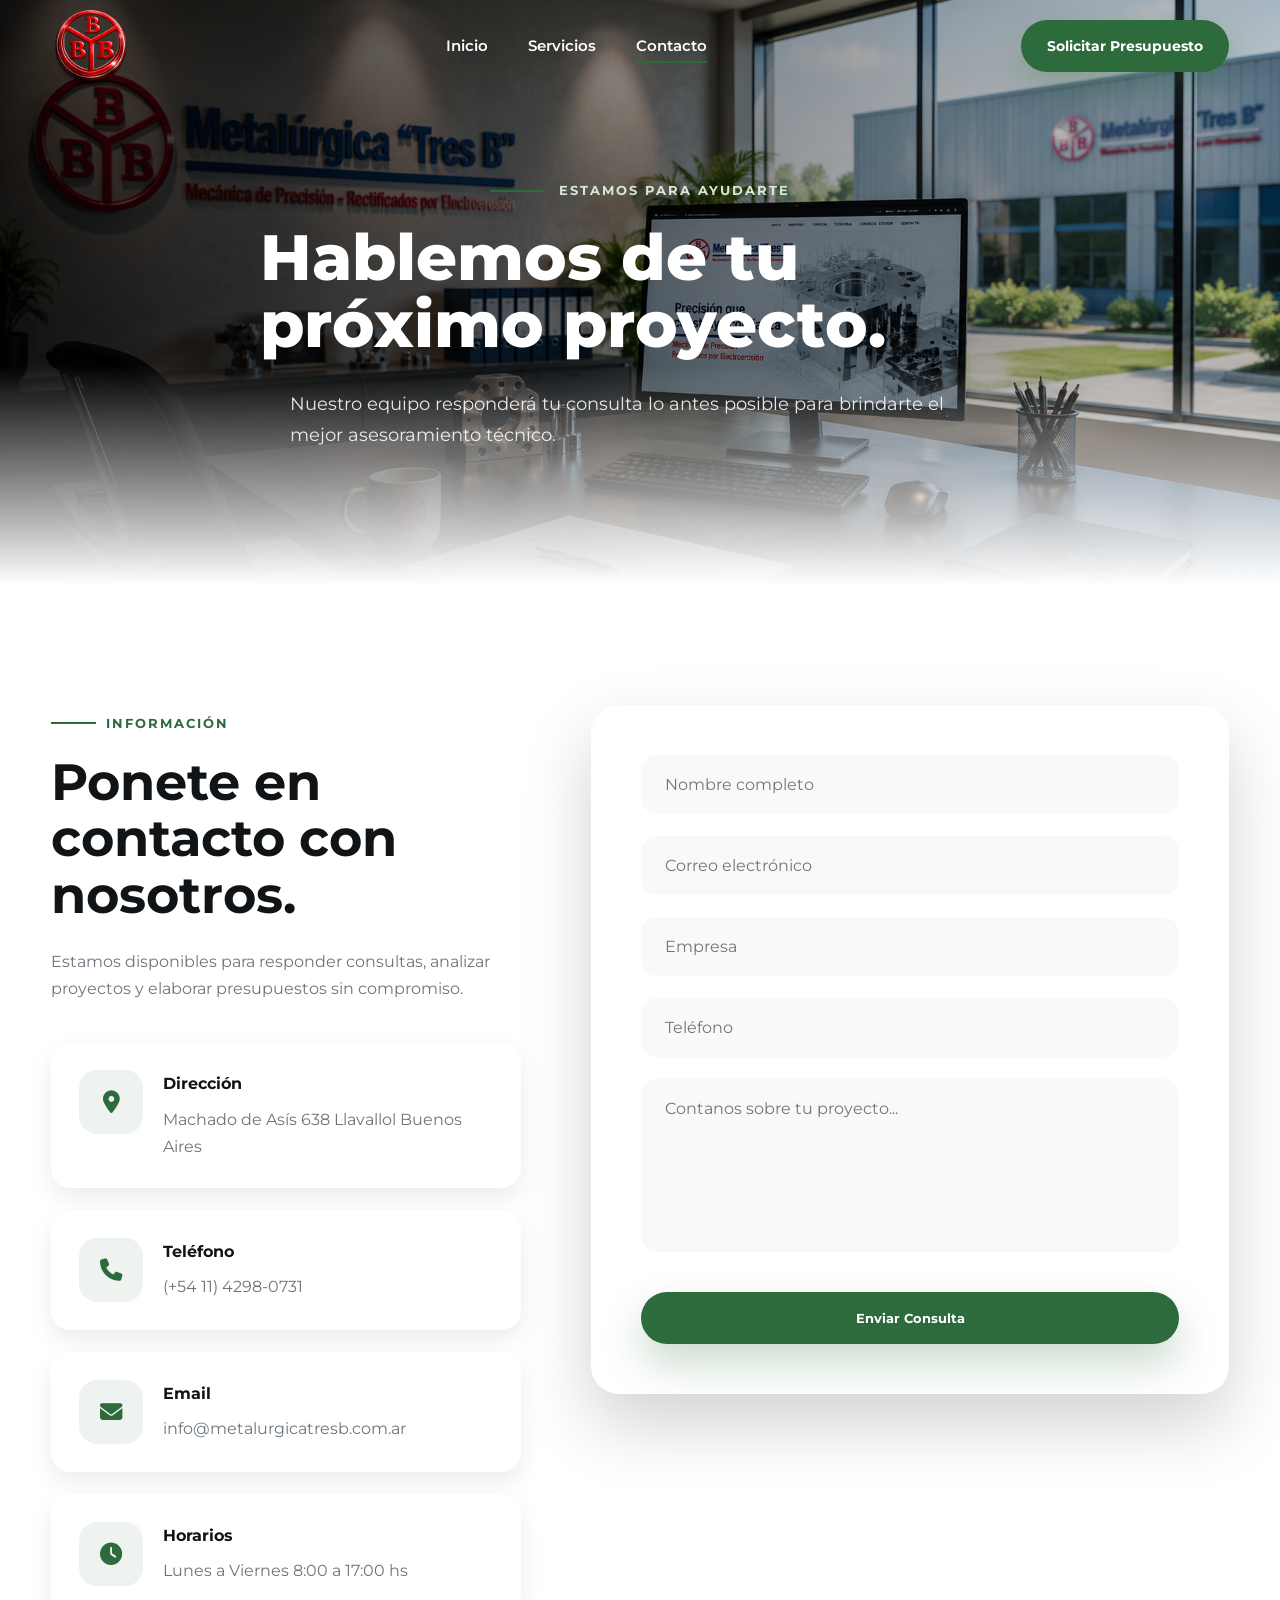
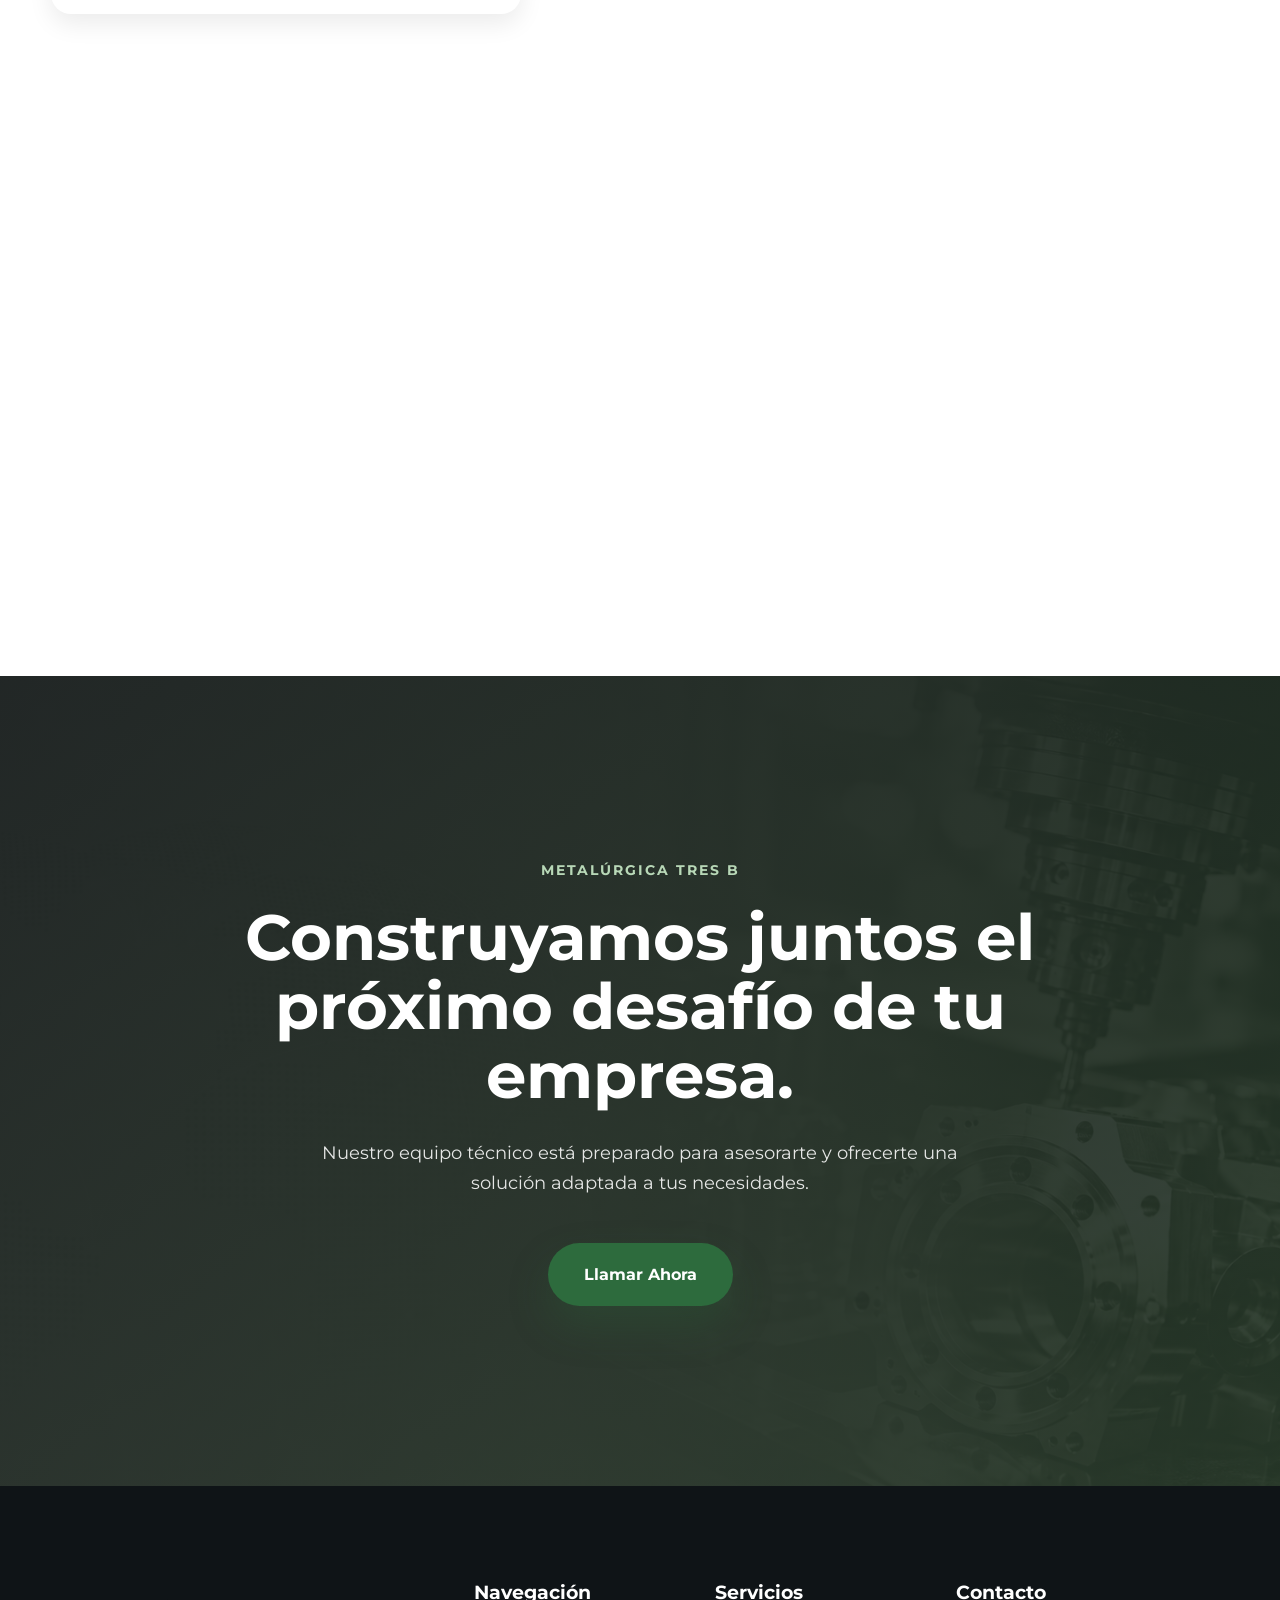
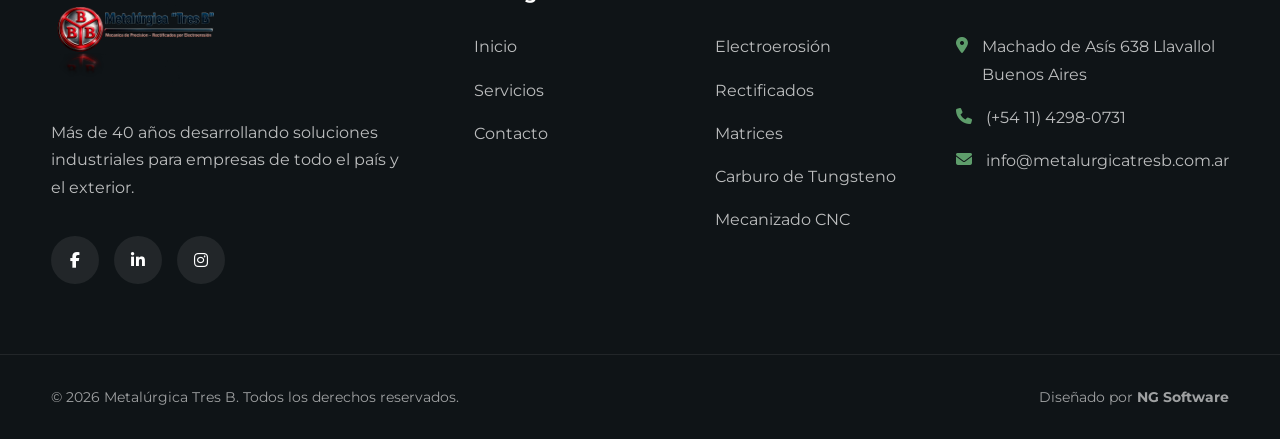
<file: contacto.html>
<!DOCTYPE html>
<html lang="es">

<head>

    <meta charset="UTF-8">

    <meta name="viewport"
        content="width=device-width, initial-scale=1.0">

    <title>

        Contacto | Metalúrgica Tres B

    </title>

    <meta name="description"
        content="Contacte a Metalúrgica Tres B para solicitar presupuestos, consultas técnicas o proyectos industriales.">

    <link rel="preconnect"
        href="https://fonts.googleapis.com">

    <link rel="preconnect"
        href="https://fonts.gstatic.com"
        crossorigin>

    <link href="https://fonts.googleapis.com/css2?family=Montserrat:wght@300;400;500;600;700;800&display=swap"
        rel="stylesheet">

    <link rel="stylesheet"
        href="https://cdnjs.cloudflare.com/ajax/libs/font-awesome/6.7.2/css/all.min.css">

    <link rel="stylesheet"
        href="https://cdn.jsdelivr.net/npm/aos@2.3.4/dist/aos.css">

    <link rel="stylesheet"
        href="assets/css/style.css">

</head>

<body>

<header id="header">

    <div class="container header-container">

        <a href="index.html"
            class="logo">

            <img src="assets/img/logo2.png"
                alt="Metalúrgica Tres B">

        </a>

        <nav id="nav">

            <ul>

                <li>

                    <a href="index.html">

                        Inicio

                    </a>

                </li>

                <li>

                    <a href="servicios.html">

                        Servicios

                    </a>

                </li>

                <li>

                    <a href="contacto.html"
                        class="active">

                        Contacto

                    </a>

                </li>

            </ul>

        </nav>

        <div class="header-buttons">

            <a href="contacto.html"
                class="btn-header">

                Solicitar Presupuesto

            </a>

            <button id="menuBtn">

                <i class="fa-solid fa-bars"></i>

            </button>

        </div>

    </div>

</header>

<!--==========================
HERO
===========================-->

<section class="hero hero-small">

    <div class="hero-image">

        <img src="assets/img/hero-contacto.png"
            alt="Contacto">

    </div>

    <div class="hero-overlay"></div>

    <div class="container hero-content">

        <span class="hero-subtitle"
            data-aos="fade-up">

            ESTAMOS PARA AYUDARTE

        </span>

        <h1
            data-aos="fade-up"
            data-aos-delay="150">

            Hablemos de
            tu próximo proyecto.

        </h1>

        <p
            data-aos="fade-up"
            data-aos-delay="300">

            Nuestro equipo responderá tu consulta lo antes posible
            para brindarte el mejor asesoramiento técnico.

        </p>

    </div>

</section>

<!--==========================
CONTACTO
===========================-->

<section class="section">

    <div class="container">

        <div class="contact-grid">

            <div class="contact-info"
                data-aos="fade-right">

                <span class="section-mini">

                    INFORMACIÓN

                </span>

                <h2>

                    Ponete en contacto
                    con nosotros.

                </h2>

                <p>

                    Estamos disponibles para responder consultas,
                    analizar proyectos y elaborar presupuestos sin
                    compromiso.

                </p>

                <div class="contact-card">

                    <i class="fa-solid fa-location-dot"></i>

                    <div>

                        <h4>

                            Dirección

                        </h4>

                        <p>

                            Machado de Asís 638
                            Llavallol
                            Buenos Aires

                        </p>

                    </div>

                </div>

                <div class="contact-card">

                    <i class="fa-solid fa-phone"></i>

                    <div>

                        <h4>

                            Teléfono

                        </h4>

                        <p>

                            (+54 11) 4298-0731

                        </p>

                    </div>

                </div>

                <div class="contact-card">

                    <i class="fa-solid fa-envelope"></i>

                    <div>

                        <h4>

                            Email

                        </h4>

                        <p>

                            info@metalurgicatresb.com.ar

                        </p>

                    </div>

                </div>

                <div class="contact-card">

                    <i class="fa-solid fa-clock"></i>

                    <div>

                        <h4>

                            Horarios

                        </h4>

                        <p>

                            Lunes a Viernes
                            8:00 a 17:00 hs

                        </p>

                    </div>

                </div>

            </div>

            <div class="contact-form"
                data-aos="fade-left">

                <form action="#">

                    <div class="input-group">

                        <input
                            type="text"
                            placeholder="Nombre completo"
                            required>

                    </div>

                    <div class="input-group">

                        <input
                            type="email"
                            placeholder="Correo electrónico"
                            required>

                    </div>

                    <div class="input-group">

                        <input
                            type="text"
                            placeholder="Empresa">

                    </div>

                    <div class="input-group">

                        <input
                            type="tel"
                            placeholder="Teléfono">

                    </div>

                    <div class="input-group">

                        <textarea
                            rows="7"
                            placeholder="Contanos sobre tu proyecto..."
                            required></textarea>

                    </div>

                    <button
                        class="btn-primary"
                        type="submit">

                        Enviar Consulta

                    </button>

                </form>

            </div>

        </div>

    </div>

</section>
<!--==========================
MAPA
===========================-->

<section class="map-section">

    <iframe
        src="https://www.google.com/maps?q=Machado%20de%20Asis%20638%20Llavallol&output=embed"
        loading="lazy"
        allowfullscreen>
    </iframe>

</section>

<!--==========================
CTA
===========================-->

<section class="cta">

    <div class="cta-overlay"></div>

    <div class="container">

        <div class="cta-content"
            data-aos="zoom-in">

            <span>

                METALÚRGICA TRES B

            </span>

            <h2>

                Construyamos juntos
                el próximo desafío
                de tu empresa.

            </h2>

            <p>

                Nuestro equipo técnico está preparado para asesorarte
                y ofrecerte una solución adaptada a tus necesidades.

            </p>

            <a href="tel:+541142980731"
                class="btn-primary">

                Llamar Ahora

            </a>

        </div>

    </div>

</section>

<!--==========================
FOOTER
===========================-->

<footer>

    <div class="container footer-grid">

        <div class="footer-about">

            <img src="assets/img/logo.png"
                alt="Metalúrgica Tres B">

            <p>

                Más de 40 años desarrollando
                soluciones industriales
                para empresas de todo el país
                y el exterior.

            </p>

            <div class="footer-social">

                <a href="#">

                    <i class="fab fa-facebook-f"></i>

                </a>

                <a href="#">

                    <i class="fab fa-linkedin-in"></i>

                </a>

                <a href="#">

                    <i class="fab fa-instagram"></i>

                </a>

            </div>

        </div>

        <div>

            <h4>

                Navegación

            </h4>

            <ul>

                <li>

                    <a href="index.html">

                        Inicio

                    </a>

                </li>

                <li>

                    <a href="servicios.html">

                        Servicios

                    </a>

                </li>

                <li>

                    <a href="contacto.html">

                        Contacto

                    </a>

                </li>

            </ul>

        </div>

        <div>

            <h4>

                Servicios

            </h4>

            <ul>

                <li>Electroerosión</li>
                <li>Rectificados</li>
                <li>Matrices</li>
                <li>Carburo de Tungsteno</li>
                <li>Mecanizado CNC</li>

            </ul>

        </div>

        <div>

            <h4>

                Contacto

            </h4>

            <ul class="footer-contact">

                <li>

                    <i class="fa-solid fa-location-dot"></i>

                    Machado de Asís 638
                    Llavallol
                    Buenos Aires

                </li>

                <li>

                    <i class="fa-solid fa-phone"></i>

                    (+54 11) 4298-0731

                </li>

                <li>

                    <i class="fa-solid fa-envelope"></i>

                    info@metalurgicatresb.com.ar

                </li>

            </ul>

        </div>

    </div>

    <div class="footer-bottom">

        <div class="container">

            <p>

                © 2026 Metalúrgica Tres B.
                Todos los derechos reservados.

            </p>

            <p>

                Diseñado por
                <strong>NG Software</strong>

            </p>

        </div>

    </div>

</footer>

<a href="#"
class="whatsapp">

<i class="fab fa-whatsapp"></i>

</a>

<script src="https://cdn.jsdelivr.net/npm/aos@2.3.4/dist/aos.js"></script>

<script src="assets/js/app.js"></script>

</body>

</html>
</file>
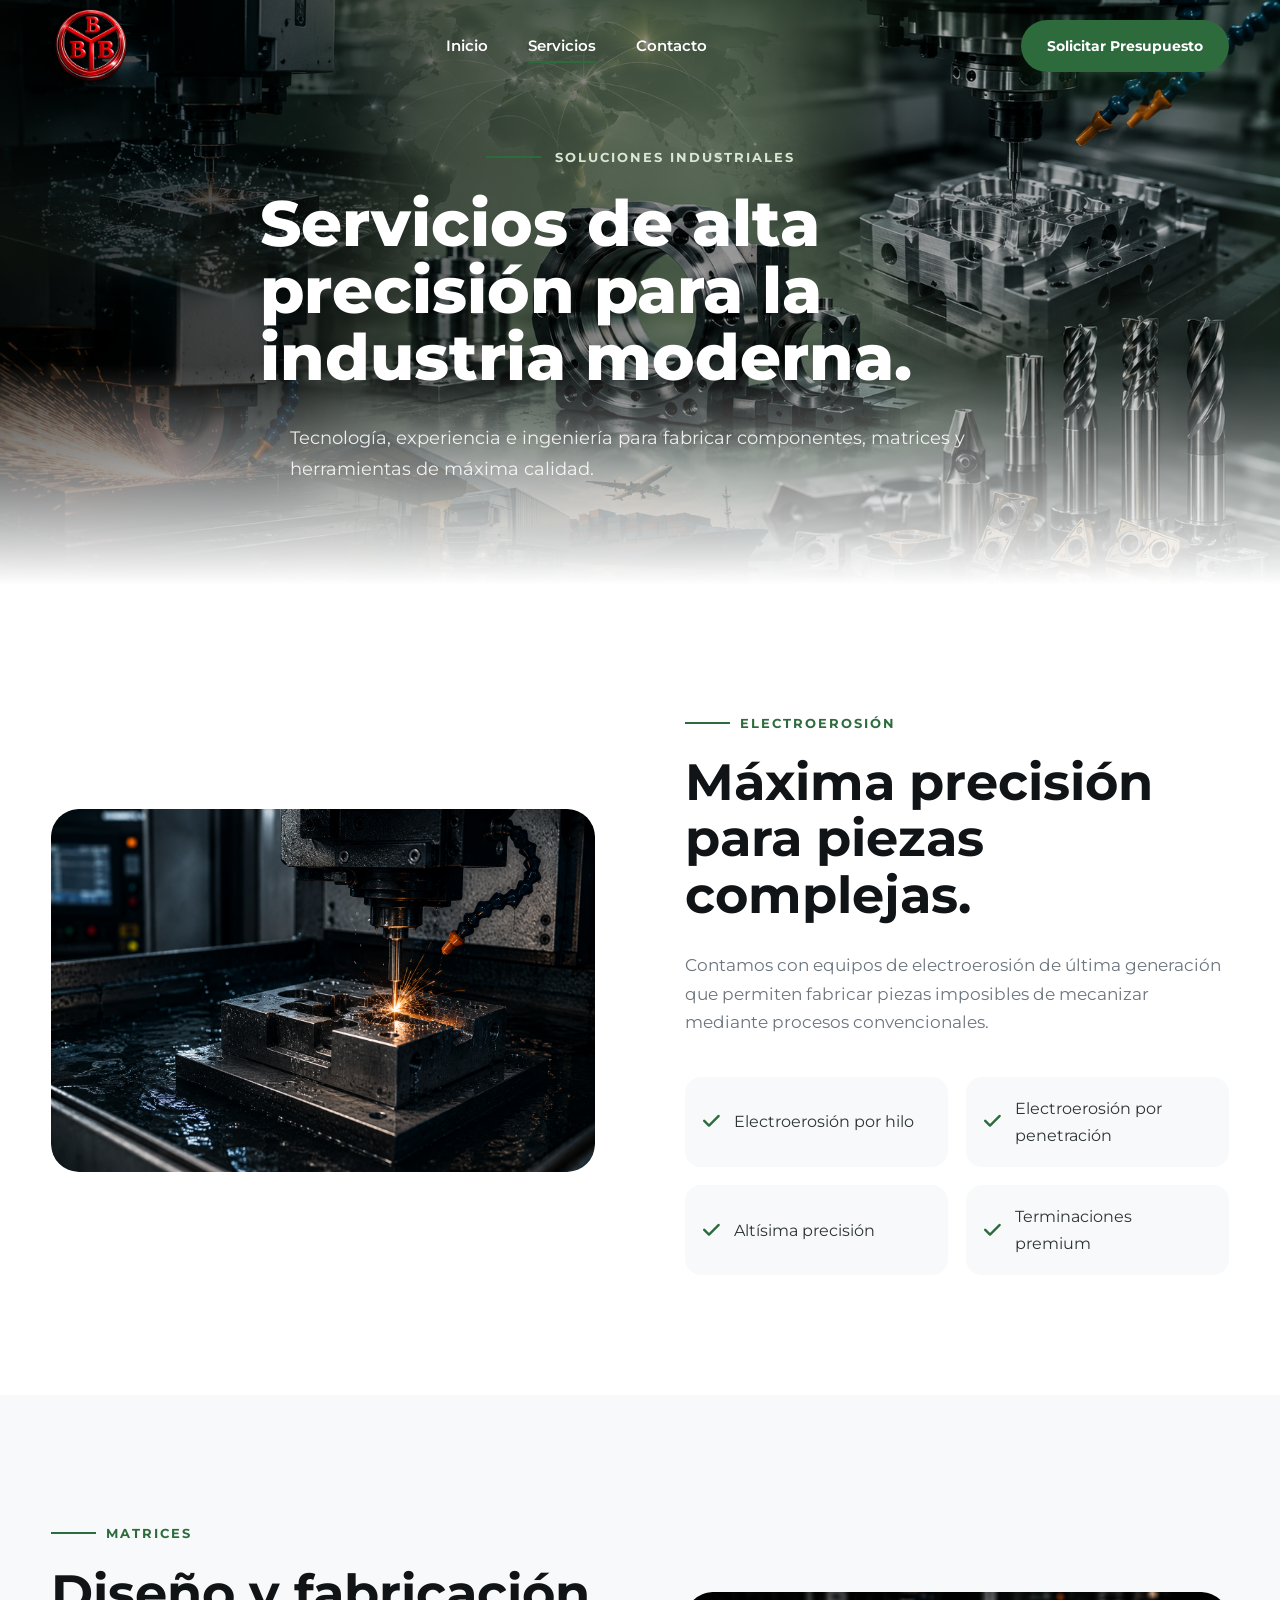
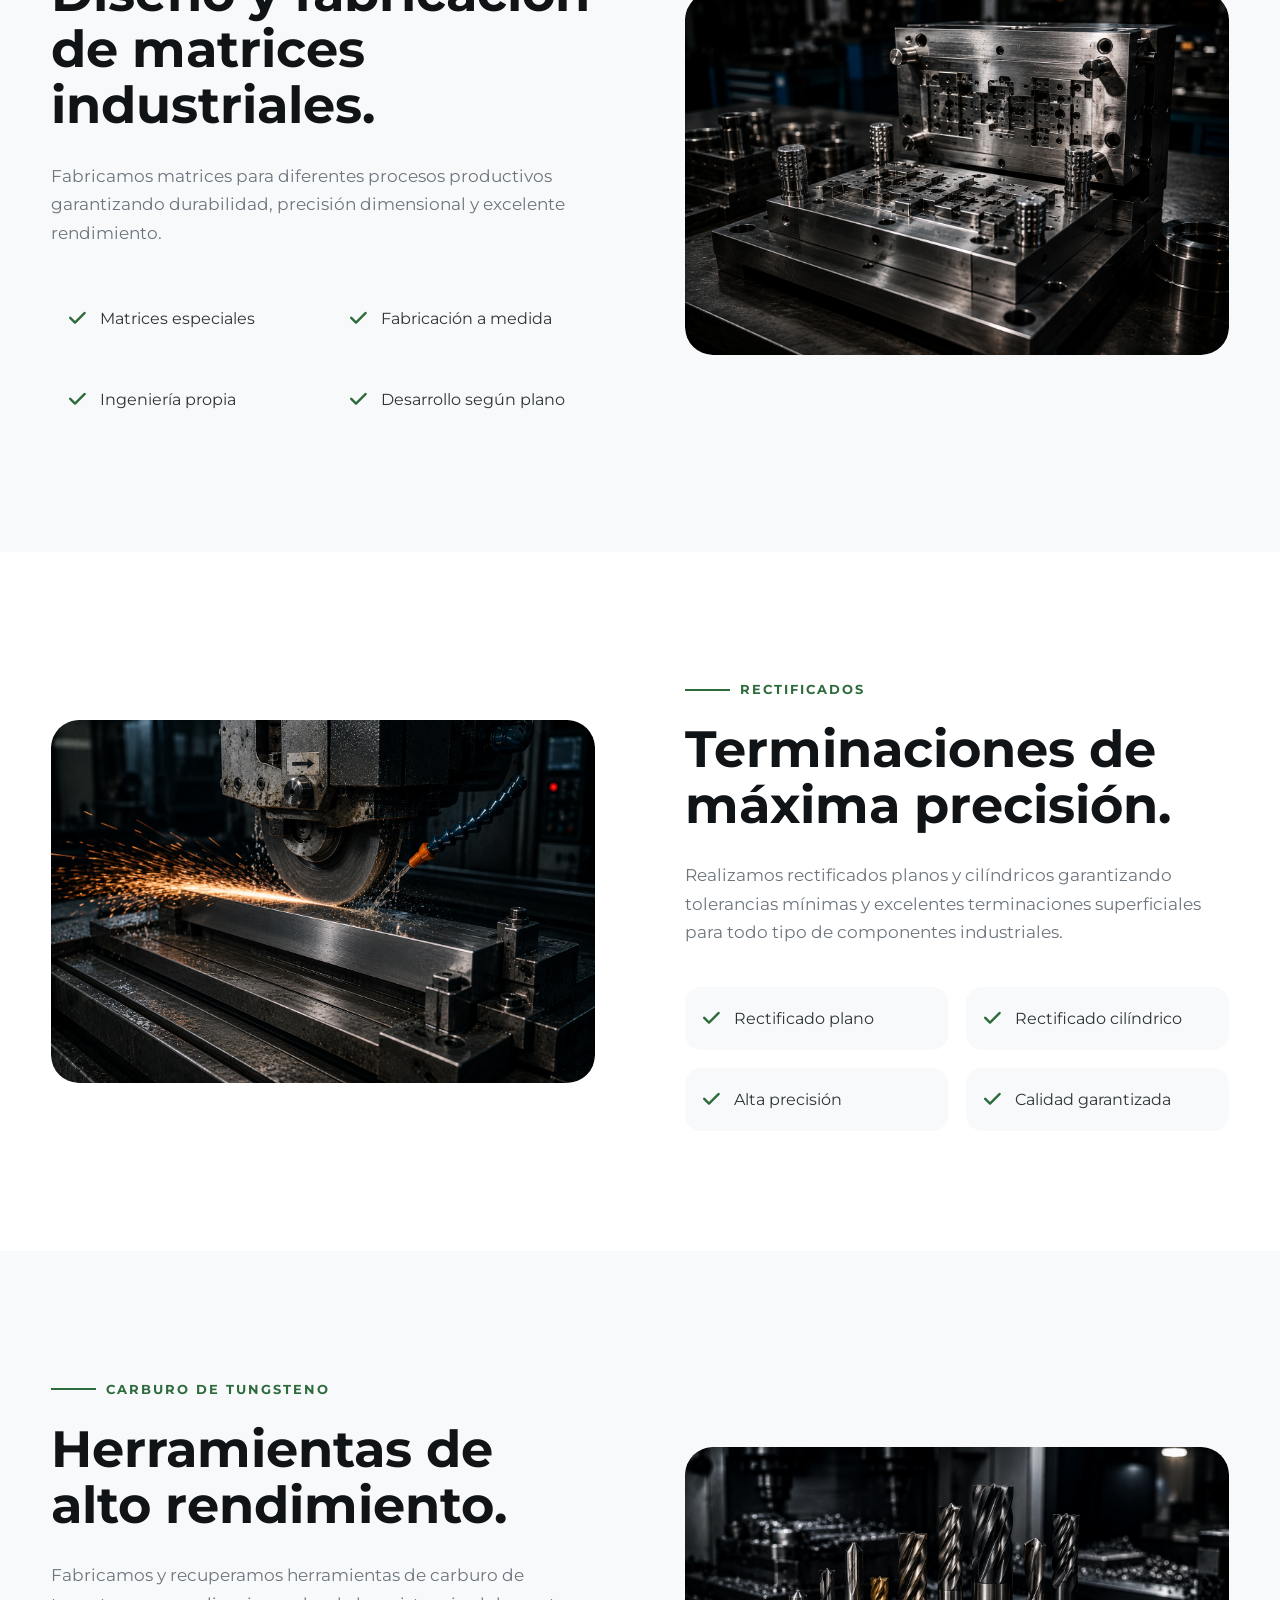
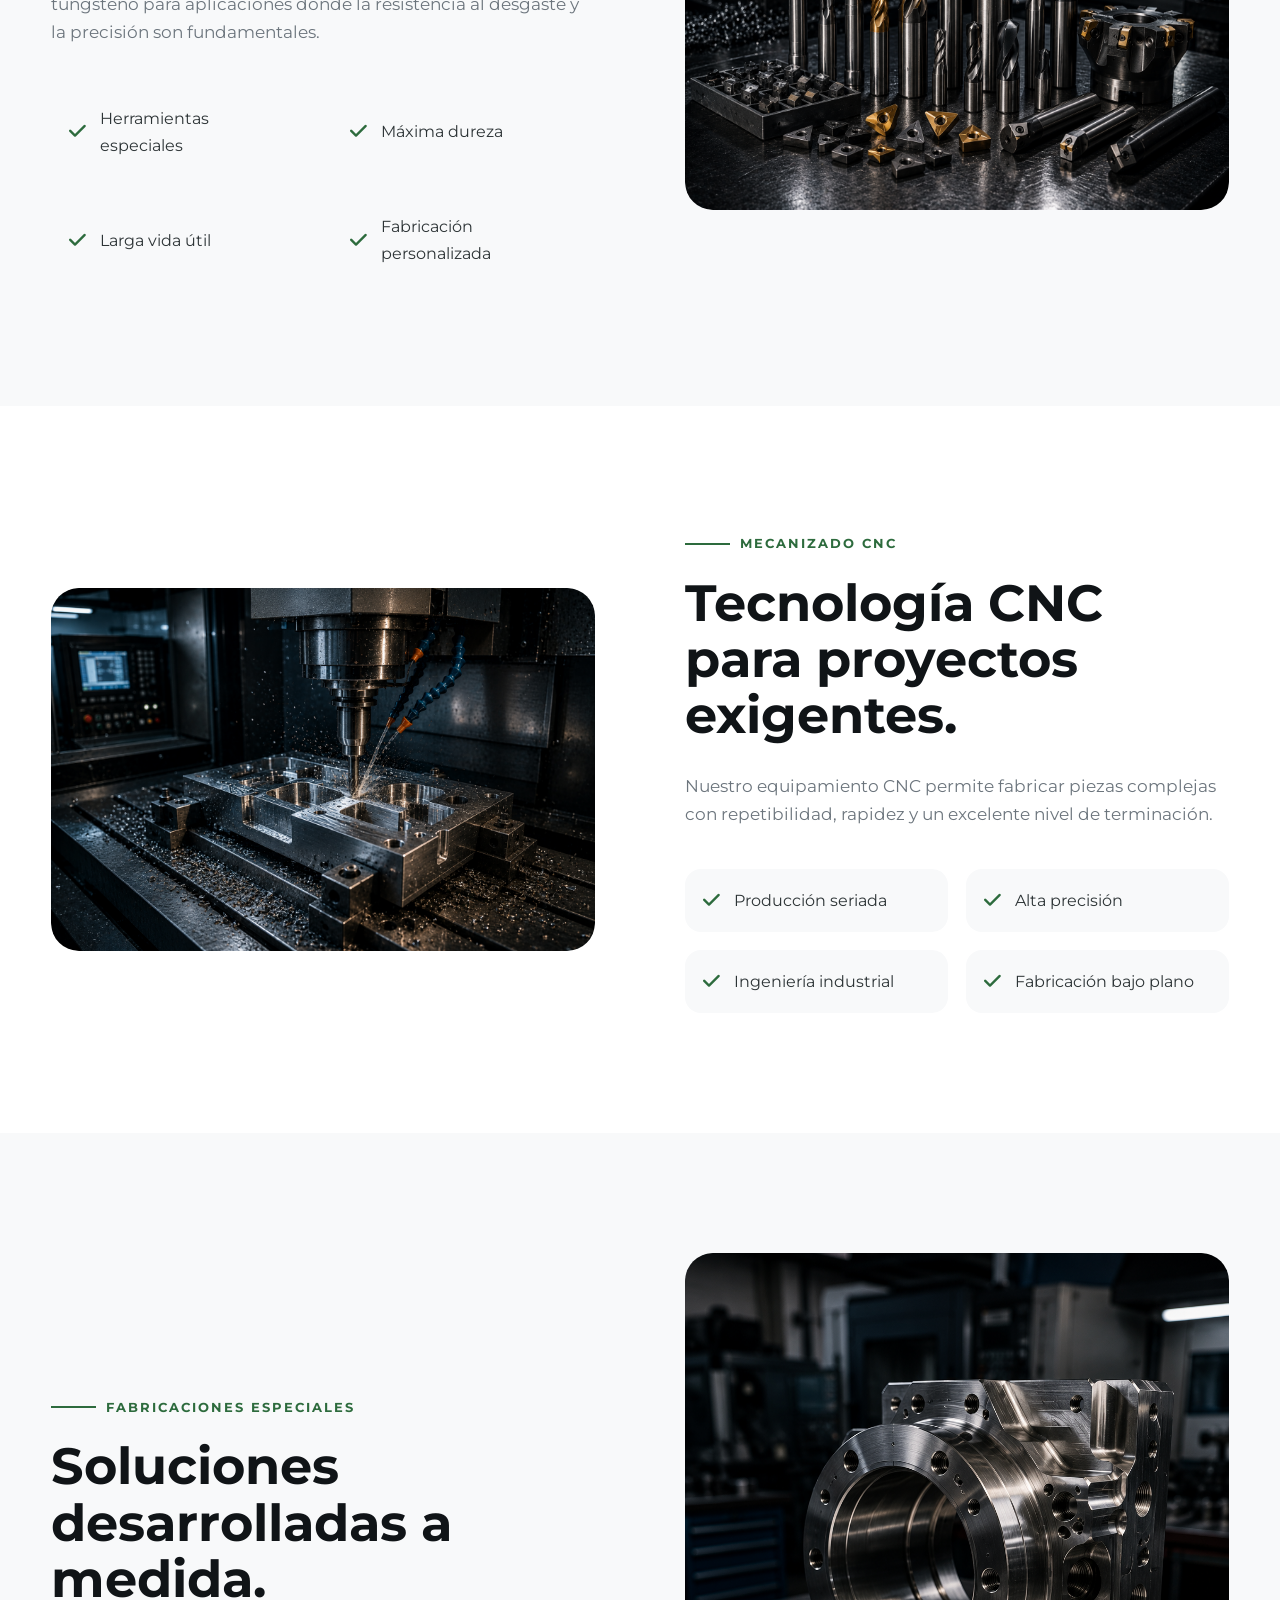
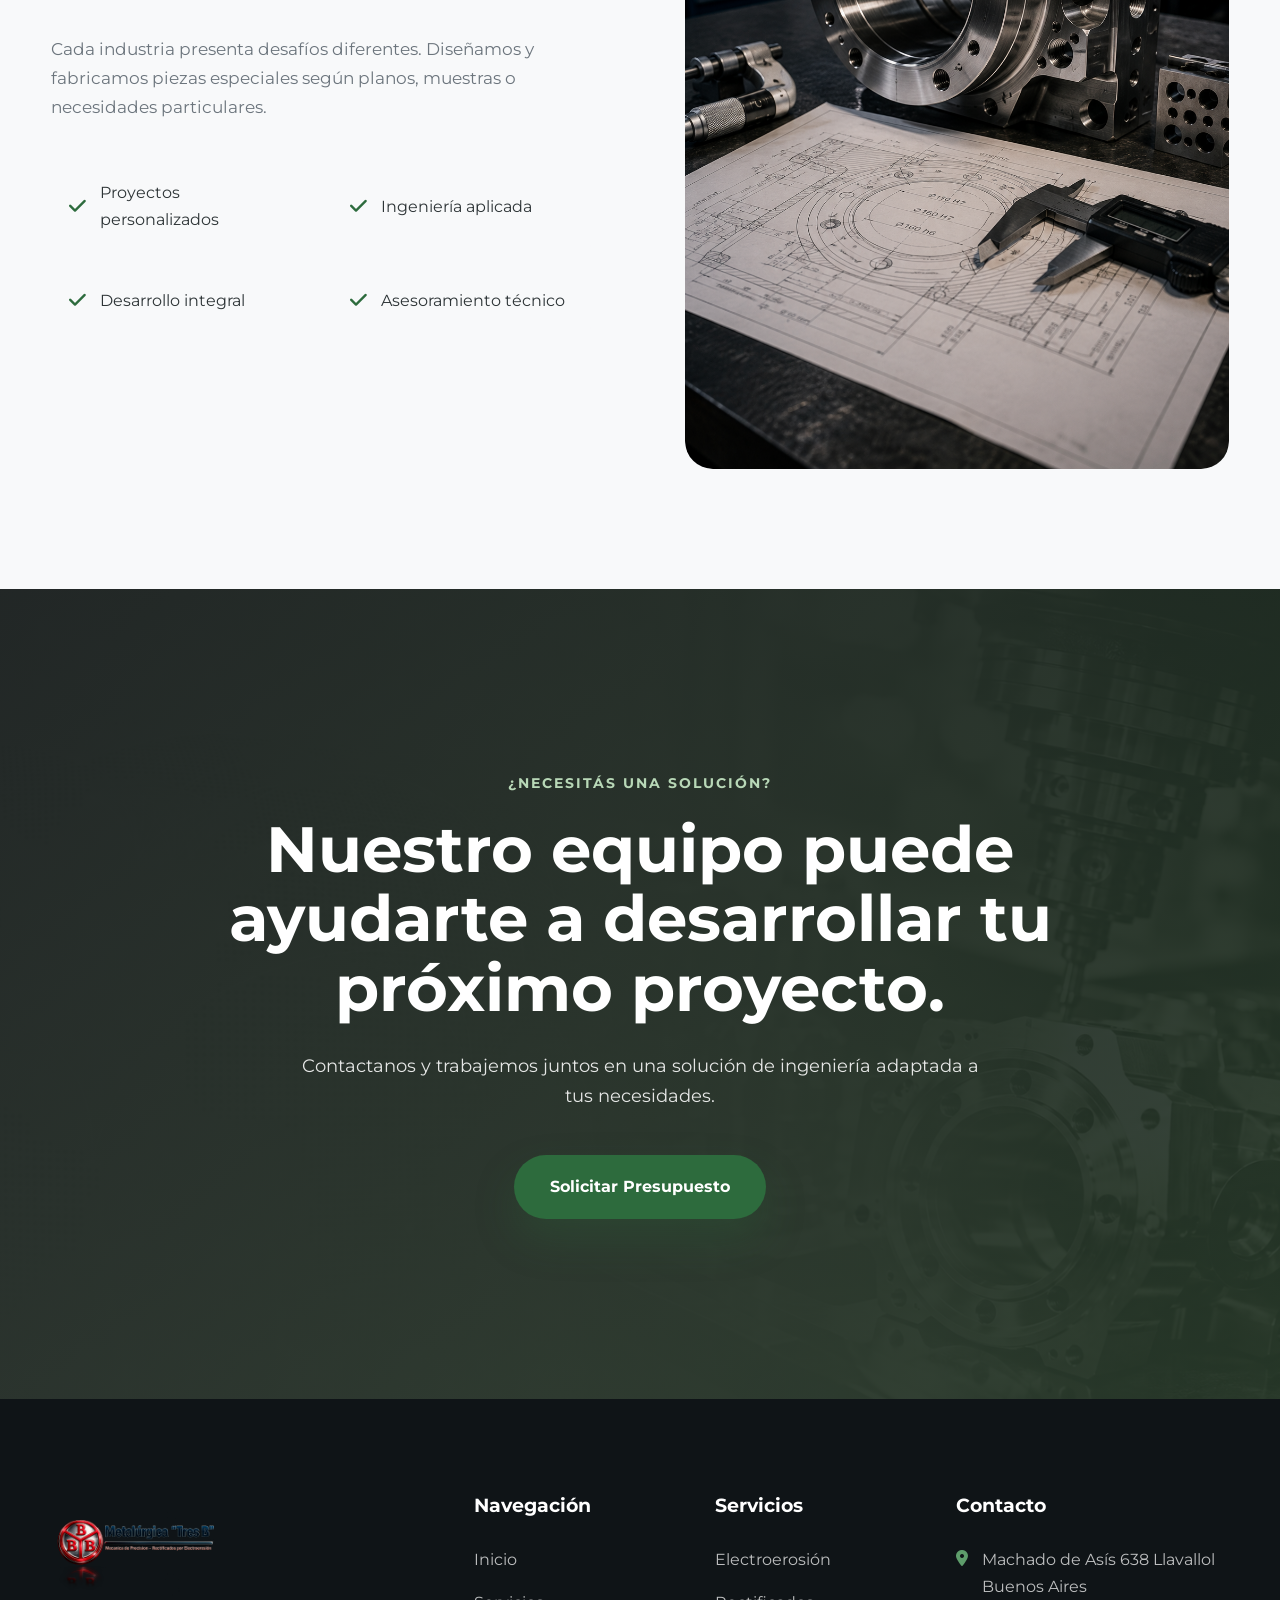
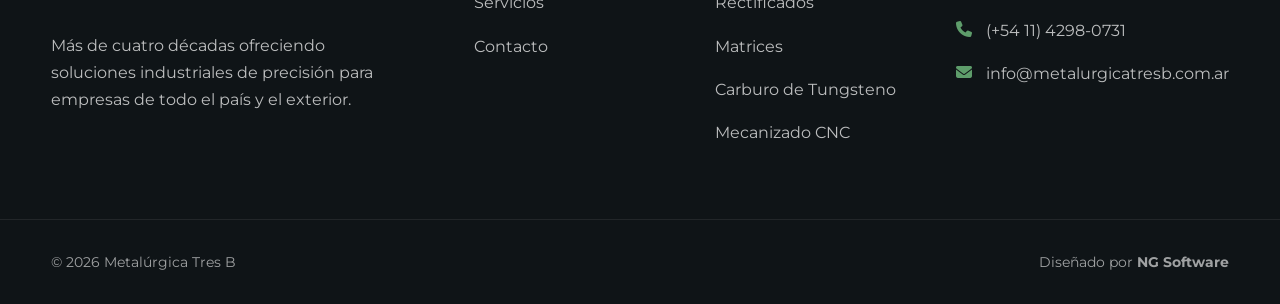
<file: servicios.html>
<!DOCTYPE html>
<html lang="es">

<head>

    <meta charset="UTF-8">

    <meta name="viewport"
        content="width=device-width, initial-scale=1.0">

    <title>

        Servicios | Metalúrgica Tres B

    </title>

    <meta name="description"
        content="Conocé todos los servicios que ofrece Metalúrgica Tres B. Electroerosión, rectificados, matrices, mecanizado CNC, carburo de tungsteno y soluciones industriales de precisión.">

    <link rel="preconnect"
        href="https://fonts.googleapis.com">

    <link rel="preconnect"
        href="https://fonts.gstatic.com"
        crossorigin>

    <link href="https://fonts.googleapis.com/css2?family=Montserrat:wght@300;400;500;600;700;800&display=swap"
        rel="stylesheet">

    <link rel="stylesheet"
        href="https://cdnjs.cloudflare.com/ajax/libs/font-awesome/6.7.2/css/all.min.css">

    <link rel="stylesheet"
        href="https://cdn.jsdelivr.net/npm/aos@2.3.4/dist/aos.css">

    <link rel="stylesheet"
        href="assets/css/style.css">

</head>

<body>

<!--==========================
HEADER
===========================-->

<header id="header">

    <div class="container header-container">

        <a href="index.html"
            class="logo">

            <img src="assets/img/logo2.png"
                alt="Metalúrgica Tres B">

        </a>

        <nav id="nav">

            <ul>

                <li>

                    <a href="index.html">

                        Inicio

                    </a>

                </li>

                <li>

                    <a href="servicios.html"
                        class="active">

                        Servicios

                    </a>

                </li>

                <li>

                    <a href="contacto.html">

                        Contacto

                    </a>

                </li>

            </ul>

        </nav>

        <div class="header-buttons">

            <a href="contacto.html"
                class="btn-header">

                Solicitar Presupuesto

            </a>

            <button id="menuBtn">

                <i class="fa-solid fa-bars"></i>

            </button>

        </div>

    </div>

</header>

<!--==========================
HERO
===========================-->

<section class="hero hero-small">

    <div class="hero-image">

        <img src="assets/img/hero-servicios.png"
            alt="Servicios">

    </div>

    <div class="hero-overlay"></div>

    <div class="container hero-content">

        <span class="hero-subtitle"
            data-aos="fade-up">

            SOLUCIONES INDUSTRIALES

        </span>

        <h1
            data-aos="fade-up"
            data-aos-delay="150">

            Servicios de alta precisión
            para la industria moderna.

        </h1>

        <p
            data-aos="fade-up"
            data-aos-delay="300">

            Tecnología, experiencia e ingeniería para fabricar
            componentes, matrices y herramientas de máxima calidad.

        </p>

    </div>

</section>

<!--==========================
SERVICIO 1
===========================-->

<section class="service-detail section">

    <div class="container about-grid">

        <div class="about-image"
            data-aos="fade-right">

            <img src="assets/img/servicios/electroerosion.png"
                alt="Electroerosión">

        </div>

        <div class="about-content"
            data-aos="fade-left">

            <span class="section-mini">

                ELECTROEROSIÓN

            </span>

            <h2>

                Máxima precisión
                para piezas complejas.

            </h2>

            <p>

                Contamos con equipos de electroerosión de última
                generación que permiten fabricar piezas imposibles
                de mecanizar mediante procesos convencionales.

            </p>

            <div class="about-features">

                <div>

                    <i class="fa-solid fa-check"></i>

                    Electroerosión por hilo

                </div>

                <div>

                    <i class="fa-solid fa-check"></i>

                    Electroerosión por penetración

                </div>

                <div>

                    <i class="fa-solid fa-check"></i>

                    Altísima precisión

                </div>

                <div>

                    <i class="fa-solid fa-check"></i>

                    Terminaciones premium

                </div>

            </div>

        </div>

    </div>

</section>

<!--==========================
SERVICIO 2
===========================-->

<section class="service-detail section gray">

    <div class="container about-grid">

        <div class="about-content"
            data-aos="fade-right">

            <span class="section-mini">

                MATRICES

            </span>

            <h2>

                Diseño y fabricación
                de matrices industriales.

            </h2>

            <p>

                Fabricamos matrices para diferentes procesos
                productivos garantizando durabilidad,
                precisión dimensional y excelente rendimiento.

            </p>

            <div class="about-features">

                <div>

                    <i class="fa-solid fa-check"></i>

                    Matrices especiales

                </div>

                <div>

                    <i class="fa-solid fa-check"></i>

                    Fabricación a medida

                </div>

                <div>

                    <i class="fa-solid fa-check"></i>

                    Ingeniería propia

                </div>

                <div>

                    <i class="fa-solid fa-check"></i>

                    Desarrollo según plano

                </div>

            </div>

        </div>

        <div class="about-image"
            data-aos="fade-left">

            <img src="assets/img/servicios/matrices.png"
                alt="Matrices">

        </div>

    </div>

</section>
<!--==========================
SERVICIO 3
===========================-->

<section class="service-detail section">

    <div class="container about-grid">

        <div class="about-image"
            data-aos="fade-right">

            <img src="assets/img/servicios/rectificado.png"
                alt="Rectificados">

        </div>

        <div class="about-content"
            data-aos="fade-left">

            <span class="section-mini">

                RECTIFICADOS

            </span>

            <h2>

                Terminaciones
                de máxima precisión.

            </h2>

            <p>

                Realizamos rectificados planos y cilíndricos
                garantizando tolerancias mínimas y excelentes
                terminaciones superficiales para todo tipo de
                componentes industriales.

            </p>

            <div class="about-features">

                <div>

                    <i class="fa-solid fa-check"></i>

                    Rectificado plano

                </div>

                <div>

                    <i class="fa-solid fa-check"></i>

                    Rectificado cilíndrico

                </div>

                <div>

                    <i class="fa-solid fa-check"></i>

                    Alta precisión

                </div>

                <div>

                    <i class="fa-solid fa-check"></i>

                    Calidad garantizada

                </div>

            </div>

        </div>

    </div>

</section>

<!--==========================
SERVICIO 4
===========================-->

<section class="service-detail section gray">

    <div class="container about-grid">

        <div class="about-content"
            data-aos="fade-right">

            <span class="section-mini">

                CARBURO DE TUNGSTENO

            </span>

            <h2>

                Herramientas
                de alto rendimiento.

            </h2>

            <p>

                Fabricamos y recuperamos herramientas de carburo
                de tungsteno para aplicaciones donde la resistencia
                al desgaste y la precisión son fundamentales.

            </p>

            <div class="about-features">

                <div>

                    <i class="fa-solid fa-check"></i>

                    Herramientas especiales

                </div>

                <div>

                    <i class="fa-solid fa-check"></i>

                    Máxima dureza

                </div>

                <div>

                    <i class="fa-solid fa-check"></i>

                    Larga vida útil

                </div>

                <div>

                    <i class="fa-solid fa-check"></i>

                    Fabricación personalizada

                </div>

            </div>

        </div>

        <div class="about-image"
            data-aos="fade-left">

            <img src="assets/img/servicios/tungsteno.png"
                alt="Carburo de Tungsteno">

        </div>

    </div>

</section>

<!--==========================
SERVICIO 5
===========================-->

<section class="service-detail section">

    <div class="container about-grid">

        <div class="about-image"
            data-aos="fade-right">

            <img src="assets/img/servicios/cnc.png"
                alt="Mecanizado CNC">

        </div>

        <div class="about-content"
            data-aos="fade-left">

            <span class="section-mini">

                MECANIZADO CNC

            </span>

            <h2>

                Tecnología CNC
                para proyectos exigentes.

            </h2>

            <p>

                Nuestro equipamiento CNC permite fabricar piezas
                complejas con repetibilidad, rapidez y un excelente
                nivel de terminación.

            </p>

            <div class="about-features">

                <div>

                    <i class="fa-solid fa-check"></i>

                    Producción seriada

                </div>

                <div>

                    <i class="fa-solid fa-check"></i>

                    Alta precisión

                </div>

                <div>

                    <i class="fa-solid fa-check"></i>

                    Ingeniería industrial

                </div>

                <div>

                    <i class="fa-solid fa-check"></i>

                    Fabricación bajo plano

                </div>

            </div>

        </div>

    </div>

</section>

<!--==========================
SERVICIO 6
===========================-->

<section class="service-detail section gray">

    <div class="container about-grid">

        <div class="about-content"
            data-aos="fade-right">

            <span class="section-mini">

                FABRICACIONES ESPECIALES

            </span>

            <h2>

                Soluciones
                desarrolladas a medida.

            </h2>

            <p>

                Cada industria presenta desafíos diferentes.
                Diseñamos y fabricamos piezas especiales según
                planos, muestras o necesidades particulares.

            </p>

            <div class="about-features">

                <div>

                    <i class="fa-solid fa-check"></i>

                    Proyectos personalizados

                </div>

                <div>

                    <i class="fa-solid fa-check"></i>

                    Ingeniería aplicada

                </div>

                <div>

                    <i class="fa-solid fa-check"></i>

                    Desarrollo integral

                </div>

                <div>

                    <i class="fa-solid fa-check"></i>

                    Asesoramiento técnico

                </div>

            </div>

        </div>

        <div class="about-image"
            data-aos="fade-left">

            <img src="assets/img/servicios/especiales.png"
                alt="Fabricaciones Especiales">

        </div>

    </div>

</section>

<!--==========================
CTA
===========================-->

<section class="cta">

    <div class="cta-overlay"></div>

    <div class="container">

        <div class="cta-content"
            data-aos="zoom-in">

            <span>

                ¿NECESITÁS UNA SOLUCIÓN?

            </span>

            <h2>

                Nuestro equipo puede ayudarte
                a desarrollar tu próximo proyecto.

            </h2>

            <p>

                Contactanos y trabajemos juntos
                en una solución de ingeniería
                adaptada a tus necesidades.

            </p>

            <a href="contacto.html"
                class="btn-primary">

                Solicitar Presupuesto

            </a>

        </div>

    </div>

</section>

<!--==========================
FOOTER
===========================-->

<footer>

    <div class="container footer-grid">

        <div class="footer-about">

            <img src="assets/img/logo.png"
                alt="Metalúrgica Tres B">

            <p>

                Más de cuatro décadas ofreciendo
                soluciones industriales de precisión
                para empresas de todo el país y el exterior.

            </p>

        </div>

        <div>

            <h4>

                Navegación

            </h4>

            <ul>

                <li><a href="index.html">Inicio</a></li>
                <li><a href="servicios.html">Servicios</a></li>
                <li><a href="contacto.html">Contacto</a></li>

            </ul>

        </div>

        <div>

            <h4>

                Servicios

            </h4>

            <ul>

                <li>Electroerosión</li>
                <li>Rectificados</li>
                <li>Matrices</li>
                <li>Carburo de Tungsteno</li>
                <li>Mecanizado CNC</li>

            </ul>

        </div>

        <div>

            <h4>

                Contacto

            </h4>

            <ul class="footer-contact">

                <li>

                    <i class="fa-solid fa-location-dot"></i>

                    Machado de Asís 638
                    Llavallol
                    Buenos Aires

                </li>

                <li>

                    <i class="fa-solid fa-phone"></i>

                    (+54 11) 4298-0731

                </li>

                <li>

                    <i class="fa-solid fa-envelope"></i>

                    info@metalurgicatresb.com.ar

                </li>

            </ul>

        </div>

    </div>

    <div class="footer-bottom">

        <div class="container">

            <p>

                © 2026 Metalúrgica Tres B

            </p>

            <p>

                Diseñado por <strong>NG Software</strong>

            </p>

        </div>

    </div>

</footer>

<a href="#"
class="whatsapp">

<i class="fab fa-whatsapp"></i>

</a>

<script src="https://cdn.jsdelivr.net/npm/aos@2.3.4/dist/aos.js"></script>

<script src="assets/js/app.js"></script>

</body>

</html>
</file>
<file: assets/css/style.css>
/*==================================================
METALÚRGICA TRES B
STYLE.CSS
PARTE 1
==================================================*/

/*=========================
GOOGLE FONT
=========================*/

:root{

    --primary:#2d6b3d;
    --primary-dark:#1d4d2a;
    --primary-light:#5e9d6b;

    --accent:#8fbf67;

    --dark:#101417;
    --dark-2:#1a2024;
    --dark-3:#2d3338;

    --white:#ffffff;

    --gray-50:#f8f9fa;
    --gray-100:#f1f3f5;
    --gray-200:#e9ecef;
    --gray-300:#dfe3e7;
    --gray-400:#b4bcc4;
    --gray-500:#8a939b;
    --gray-600:#6c757d;
    --gray-700:#495057;
    --gray-800:#343a40;

    --text:#2d3436;

    --radius:18px;
    --radius-lg:26px;

    --shadow-sm:0 10px 25px rgba(0,0,0,.08);
    --shadow-md:0 18px 45px rgba(0,0,0,.12);
    --shadow-lg:0 30px 70px rgba(0,0,0,.18);

    --transition:.35s ease;

    --container:1280px;

}

/*=========================
RESET
=========================*/

*{
    margin:0;
    padding:0;
    box-sizing:border-box;
}

html{

    scroll-behavior:smooth;

}

body{

    font-family:'Montserrat',sans-serif;

    background:#fff;

    color:var(--text);

    overflow-x:hidden;

    line-height:1.7;

}

img{

    width:100%;

    display:block;

}

a{

    text-decoration:none;

    color:inherit;

}

ul{

    list-style:none;

}

button{

    font-family:inherit;

    border:none;

    outline:none;

    cursor:pointer;

    background:none;

}

input,
textarea{

    font-family:inherit;

}

section{

    position:relative;

}

.container{

    width:min(92%,var(--container));

    margin:auto;

}

.section{

    padding:120px 0;

}

.section-mini{

    display:inline-flex;

    align-items:center;

    gap:10px;

    color:var(--primary);

    font-size:.82rem;

    font-weight:700;

    letter-spacing:2px;

    margin-bottom:20px;

}

.section-mini::before{

    content:"";

    width:45px;

    height:2px;

    background:var(--primary);

}

.section-title{

    text-align:center;

    max-width:760px;

    margin:0 auto 70px;

}

.section-title span{

    display:inline-block;

    color:var(--primary);

    font-weight:700;

    letter-spacing:2px;

    font-size:.82rem;

    margin-bottom:18px;

}

.section-title h2{

    font-size:clamp(2rem,4vw,3.4rem);

    line-height:1.15;

    color:var(--dark);

    margin-bottom:25px;

}

.section-title p{

    color:var(--gray-600);

    font-size:1.05rem;

}

/*=========================
PRELOADER
=========================*/

.preloader{

    position:fixed;

    inset:0;

    background:#050505;

    display:flex;

    justify-content:center;

    align-items:center;

    z-index:999999;

    opacity:1;

    visibility:visible;

    transition:
        opacity .8s ease,
        visibility .8s ease;

}

.preloader::before{

    content:"";

    position:absolute;

    width:420px;

    height:420px;

    border-radius:50%;

    background:rgba(45,107,61,.14);

    filter:blur(90px);

    animation:loaderGlow 2.2s ease-in-out infinite;

}

.preloader.hide{

    opacity:0;

    visibility:hidden;

    pointer-events:none;

}

.loader-logo{

    position:relative;

    z-index:2;

    width:320px;

    max-width:75vw;

    animation:pulseLogo 2s ease-in-out infinite;

}

.loader-logo img{

    width:100%;

    height:auto;

    display:block;

    filter:
        drop-shadow(0 20px 45px rgba(0,0,0,.65))
        drop-shadow(0 0 22px rgba(45,107,61,.18));

}

@keyframes pulseLogo{

    0%{

        transform:scale(.96);

        opacity:.72;

        filter:blur(.4px);

    }

    50%{

        transform:scale(1.04);

        opacity:1;

        filter:blur(0);

    }

    100%{

        transform:scale(.96);

        opacity:.72;

        filter:blur(.4px);

    }

}

@keyframes loaderGlow{

    0%,
    100%{

        transform:scale(.9);

        opacity:.55;

    }

    50%{

        transform:scale(1.12);

        opacity:1;

    }

}

@media(max-width:576px){

    .loader-logo{

        width:240px;

    }

    .preloader::before{

        width:300px;

        height:300px;

    }

}

/*=========================
HEADER
=========================*/

#header{

    position:fixed;

    top:0;

    left:0;

    width:100%;

    z-index:999;

    transition:.4s;

}

#header.scrolled{

    background:rgba(255,255,255,.92);

    backdrop-filter:blur(18px);

    box-shadow:0 8px 30px rgba(0,0,0,.08);

}

.header-container{

    display:flex;

    justify-content:space-between;

    align-items:center;

    height:92px;

}

.logo{

    display:flex;

    align-items:center;

}

.logo img{

    width:80px;

    transition:.35s;

}

#header.scrolled .logo img{

    width:90px;

}

#nav ul{

    display:flex;

    align-items:center;

    gap:40px;

}

#nav a{

    color:#fff;

    font-size:.94rem;

    font-weight:600;

    position:relative;

    transition:.3s;

}

#header.scrolled #nav a{

    color:var(--dark);

}

#nav a::after{

    content:"";

    position:absolute;

    left:0;

    bottom:-8px;

    width:0;

    height:2px;

    background:var(--primary);

    transition:.35s;

}

#nav a:hover::after,
#nav .active::after{

    width:100%;

}

.header-buttons{

    display:flex;

    align-items:center;

    gap:18px;

}

.btn-header{

    background:var(--primary);

    color:#fff;

    padding:14px 26px;

    border-radius:100px;

    font-size:.9rem;

    font-weight:700;

    transition:.35s;

    box-shadow:0 15px 35px rgba(45,107,61,.28);

}

.btn-header:hover{

    background:var(--primary-dark);

    transform:translateY(-4px);

}

#menuBtn{

    display:none;

    width:52px;

    height:52px;

    border-radius:50%;

    background:var(--primary);

    color:#fff;

    font-size:1.2rem;

}

/*=========================
BOTONES
=========================*/

.btn-primary{

    display:inline-flex;

    align-items:center;

    justify-content:center;

    gap:10px;

    background:var(--primary);

    color:#fff;

    padding:18px 36px;

    border-radius:100px;

    font-weight:700;

    transition:var(--transition);

    box-shadow:0 20px 40px rgba(45,107,61,.25);

}

.btn-primary:hover{

    background:var(--primary-dark);

    transform:translateY(-5px);

}

.btn-secondary{

    display:inline-flex;

    align-items:center;

    justify-content:center;

    padding:18px 36px;

    border-radius:100px;

    border:2px solid rgba(255,255,255,.45);

    color:#fff;

    font-weight:700;

    backdrop-filter:blur(10px);

    transition:var(--transition);

}

.btn-secondary:hover{

    background:#fff;

    color:var(--dark);

}

/*=========================
HERO
=========================*/

.hero{

    position:relative;

    min-height:100vh;

    display:flex;

    align-items:center;

    overflow:hidden;

}

.hero-image{

    position:absolute;

    inset:0;

}

.hero-image img{

    width:100%;

    height:100%;

    object-fit:cover;

    animation:heroZoom 18s linear infinite alternate;

}

@keyframes heroZoom{

    from{

        transform:scale(1);

    }

    to{

        transform:scale(1.12);

    }

}

/*=========================
HERO (CONTINUACIÓN)
=========================*/

.hero-overlay{

    position:absolute;

    inset:0;

    background:
    linear-gradient(
        90deg,
        rgba(0,0,0,.78) 0%,
        rgba(0,0,0,.60) 30%,
        rgba(0,0,0,.38) 58%,
        rgba(0,0,0,.18) 100%
    );

    z-index:2;

}

.hero::after{

    content:"";

    position:absolute;

    left:0;

    right:0;

    bottom:0;

    height:220px;

    background:linear-gradient(to top,#fff,transparent);

    z-index:2;

}

.hero-content{

    position:relative;

    z-index:5;

    max-width:760px;

    width:100%;

    margin:0 auto;

    color:#fff;

    display:flex;

    flex-direction:column;

    align-items:center;

}

.hero-logo{

    width:700px;

    max-width:90%;

    margin:0 auto 45px;

    filter:
    drop-shadow(0 18px 35px rgba(0,0,0,.45));

}

.hero-logo img{

    width:100%;

    display:block;

}

.hero-subtitle{

    display:inline-flex;

    align-items:center;

    gap:14px;

    margin-bottom:22px;

    font-weight:700;

    letter-spacing:2px;

    color:#d8e8d5;

    text-transform:uppercase;

    font-size:.82rem;

}

.hero-subtitle::before{

    content:"";

    width:55px;

    height:2px;

    background:var(--primary);

}

.hero h1{

    font-size:clamp(2.8rem,5vw,5.2rem);

    line-height:1.05;

    font-weight:800;

    margin-bottom:30px;

    text-wrap:balance;

}

.hero p{

    font-size:1.15rem;

    color:rgba(255,255,255,.88);

    max-width:700px;

    margin-bottom:45px;

}

.hero-buttons{

    display:flex;

    justify-content:center;

    align-items:center;

    flex-wrap:wrap;

    gap:20px;

}

.scroll-down{

    position:absolute;

    bottom:45px;

    left:50%;

    transform:translateX(-50%);

    z-index:10;

}

.scroll-down span{

    display:block;

    width:28px;

    height:50px;

    border:2px solid rgba(255,255,255,.8);

    border-radius:50px;

    position:relative;

}

.scroll-down span::before{

    content:"";

    position:absolute;

    width:6px;

    height:10px;

    border-radius:20px;

    background:#fff;

    left:50%;

    transform:translateX(-50%);

    top:8px;

    animation:scrollMouse 1.7s infinite;

}

@keyframes scrollMouse{

    0%{

        opacity:0;

        top:8px;

    }

    30%{

        opacity:1;

    }

    100%{

        opacity:0;

        top:28px;

    }

}

/*=========================
ABOUT
=========================*/

.about{

    background:#fff;

}

.about-grid{

    display:grid;

    grid-template-columns:1fr 1fr;

    gap:90px;

    align-items:center;

}

.about-image{

    position:relative;

}

.about-image img{

    border-radius:var(--radius-lg);

    box-shadow:var(--shadow-lg);

}

.about-image::before{

    content:"";

    position:absolute;

    width:220px;

    height:220px;

    background:var(--primary);

    opacity:.08;

    border-radius:50%;

    left:-70px;

    top:-60px;

    z-index:-1;

}

.about-content h2{

    font-size:clamp(2rem,4vw,3.5rem);

    line-height:1.1;

    color:var(--dark);

    margin-bottom:28px;

}

.about-content p{

    color:var(--gray-600);

    margin-bottom:22px;

    font-size:1.05rem;

}

.about-features{

    display:grid;

    grid-template-columns:repeat(2,1fr);

    gap:18px;

    margin-top:40px;

}

.about-features div{

    display:flex;

    align-items:center;

    gap:14px;

    padding:18px;

    border-radius:16px;

    background:var(--gray-50);

    transition:.35s;

}

.about-features div:hover{

    transform:translateY(-6px);

    box-shadow:var(--shadow-sm);

}

.about-features i{

    color:var(--primary);

    font-size:1.2rem;

}

/*=========================
ESTADISTICAS
=========================*/

.stats{

    padding:90px 0;

    background:linear-gradient(
    135deg,
    var(--primary),
    var(--primary-dark));

}

.stats-grid{

    display:grid;

    grid-template-columns:repeat(4,1fr);

    gap:35px;

}

.stat{

    text-align:center;

    color:#fff;

}

.stat h3{

    font-size:3.5rem;

    font-weight:800;

    margin-bottom:10px;

}

.stat p{

    color:rgba(255,255,255,.88);

    font-size:1rem;

}

/*=========================
SERVICIOS
=========================*/

.services{

    background:var(--gray-50);

}

.services-grid{

    display:grid;

    grid-template-columns:repeat(3,1fr);

    gap:35px;

}

.service-card{

    background:#fff;

    border-radius:24px;

    overflow:hidden;

    box-shadow:var(--shadow-sm);

    transition:.4s;

    display:flex;

    flex-direction:column;

}

.service-card:hover{

    transform:translateY(-14px);

    box-shadow:var(--shadow-lg);

}

.service-image{

    overflow:hidden;

    height:250px;

}

.service-image img{

    width:100%;

    height:100%;

    object-fit:cover;

    transition:1.1s;

}

.service-card:hover img{

    transform:scale(1.12);

}

.service-content{

    padding:35px;

    flex:1;

    display:flex;

    flex-direction:column;

}

.service-content i{

    width:68px;

    height:68px;

    border-radius:18px;

    background:rgba(45,107,61,.08);

    color:var(--primary);

    display:flex;

    align-items:center;

    justify-content:center;

    font-size:1.5rem;

    margin-bottom:24px;

}

.service-content h3{

    font-size:1.55rem;

    margin-bottom:18px;

    color:var(--dark);

}

.service-content p{

    color:var(--gray-600);

    margin-bottom:28px;

    flex:1;

}

.service-content a{

    color:var(--primary);

    font-weight:700;

    display:inline-flex;

    align-items:center;

    gap:10px;

    transition:.35s;

}

.service-content a:hover{

    gap:18px;

}
/*=========================
PARALLAX
=========================*/

.parallax{

    position:relative;

    padding:220px 0;

    background:url("../img/parallax.png") center center/cover fixed;

    overflow:hidden;

}

.parallax-overlay{

    position:absolute;

    inset:0;

    background:linear-gradient(
    rgba(10,18,14,.75),
    rgba(10,18,14,.70));

}

.parallax-content{

    position:relative;

    z-index:2;

    max-width:820px;

    color:#fff;

}

.parallax-content span{

    display:inline-block;

    margin-bottom:20px;

    color:#b7d6b4;

    letter-spacing:2px;

    font-weight:700;

}

.parallax-content h2{

    font-size:clamp(2.8rem,5vw,5rem);

    line-height:1.05;

    margin-bottom:30px;

    font-weight:800;

}

.parallax-content p{

    font-size:1.15rem;

    color:rgba(255,255,255,.9);

    max-width:650px;

}

/*=========================
MAQUINARIA
=========================*/

.machines{

    background:#fff;

}

.machines-grid{

    display:flex;

    flex-direction:column;

    gap:35px;

}

.machine{

    display:grid;

    grid-template-columns:340px 1fr;

    align-items:center;

    background:#fff;

    border-radius:24px;

    overflow:hidden;

    box-shadow:var(--shadow-sm);

    transition:.35s;

}

.machine:hover{

    transform:translateY(-8px);

    box-shadow:var(--shadow-lg);

}

.machine img{

    width:100%;

    height:260px;

    object-fit:cover;

}

.machine div{

    padding:45px;

}

.machine h3{

    font-size:2rem;

    margin-bottom:15px;

    color:var(--dark);

}

.machine p{

    color:var(--gray-600);

    font-size:1.05rem;

    max-width:700px;

}

/*=========================
GALERIA
=========================*/

.gallery{

    background:var(--gray-50);

}

.gallery-grid{

    display:grid;

    grid-template-columns:repeat(3,1fr);

    gap:25px;

}

.gallery-grid a{

    position:relative;

    overflow:hidden;

    border-radius:22px;

    display:block;

    box-shadow:var(--shadow-sm);

}

.gallery-grid img{

    width:100%;

    height:340px;

    object-fit:cover;

    transition:1s;

}

.gallery-grid a::before{

    content:"";

    position:absolute;

    inset:0;

    background:linear-gradient(
    rgba(0,0,0,0),
    rgba(0,0,0,.45));

    opacity:0;

    transition:.4s;

    z-index:2;

}

.gallery-grid a::after{

    content:"+";

    position:absolute;

    left:50%;

    top:50%;

    transform:translate(-50%,-50%) scale(.6);

    width:70px;

    height:70px;

    border-radius:50%;

    background:#fff;

    color:var(--primary);

    display:flex;

    align-items:center;

    justify-content:center;

    font-size:2rem;

    font-weight:700;

    opacity:0;

    transition:.35s;

    z-index:3;

}

.gallery-grid a:hover img{

    transform:scale(1.12);

}

.gallery-grid a:hover::before{

    opacity:1;

}

.gallery-grid a:hover::after{

    opacity:1;

    transform:translate(-50%,-50%) scale(1);

}

/*=========================
EXPORTACION
=========================*/

.export{

    background:#fff;

}

.export-grid{

    display:grid;

    grid-template-columns:1fr 1fr;

    gap:90px;

    align-items:center;

}

.export-image{

    position:relative;

}

.export-image img{

    border-radius:28px;

    box-shadow:var(--shadow-lg);

}

.export-content h2{

    font-size:clamp(2.2rem,4vw,3.4rem);

    line-height:1.1;

    margin-bottom:25px;

    color:var(--dark);

}

.export-content p{

    color:var(--gray-600);

    margin-bottom:35px;

    font-size:1.05rem;

}

.export-list{

    display:grid;

    grid-template-columns:repeat(2,1fr);

    gap:18px;

    margin-bottom:45px;

}

.export-list div{

    display:flex;

    align-items:center;

    gap:14px;

    padding:20px;

    border-radius:16px;

    background:var(--gray-50);

    transition:.35s;

}

.export-list div:hover{

    background:var(--primary);

    color:#fff;

    transform:translateY(-6px);

}

.export-list i{

    color:var(--primary);

    font-size:1.2rem;

}

.export-list div:hover i{

    color:#fff;

}
/*=========================
CTA
=========================*/

.cta{

    position:relative;

    padding:180px 0;

    background:url("../img/cta.png") center center/cover;

    overflow:hidden;

}

.cta-overlay{

    position:absolute;

    inset:0;

    background:linear-gradient(
        135deg,
        rgba(16,20,23,.90),
        rgba(25,40,30,.82)
    );

}

.cta-content{

    position:relative;

    z-index:2;

    max-width:860px;

    margin:auto;

    text-align:center;

    color:#fff;

}

.cta-content span{

    display:inline-block;

    margin-bottom:20px;

    color:#b8d8b7;

    letter-spacing:2px;

    font-size:.9rem;

    font-weight:700;

}

.cta-content h2{

    font-size:clamp(2.5rem,5vw,4.8rem);

    line-height:1.08;

    margin-bottom:28px;

}

.cta-content p{

    max-width:700px;

    margin:0 auto 45px;

    color:rgba(255,255,255,.88);

    font-size:1.1rem;

}

/*=========================
FOOTER
=========================*/

footer{

    background:#0f1417;

    color:#fff;

    padding-top:90px;

}

.footer-grid{

    display:grid;

    grid-template-columns:2fr 1fr 1fr 1.2fr;

    gap:60px;

    padding-bottom:70px;

}

.footer-about img{

    width:170px;

    margin-bottom:30px;

}

.footer-about p{

    color:rgba(255,255,255,.72);

    margin-bottom:35px;

}

.footer-social{

    display:flex;

    gap:15px;

}

.footer-social a{

    width:48px;

    height:48px;

    border-radius:50%;

    background:rgba(255,255,255,.08);

    display:flex;

    align-items:center;

    justify-content:center;

    transition:.35s;

}

.footer-social a:hover{

    background:var(--primary);

    transform:translateY(-5px);

}

.footer-grid h4{

    font-size:1.2rem;

    margin-bottom:25px;

}

.footer-grid ul{

    display:flex;

    flex-direction:column;

    gap:16px;

}

.footer-grid li{

    color:rgba(255,255,255,.72);

    transition:.35s;

}

.footer-grid a:hover{

    color:#fff;

}

.footer-contact li{

    display:flex;

    align-items:flex-start;

    gap:14px;

}

.footer-contact i{

    color:var(--primary-light);

    margin-top:4px;

}

.footer-bottom{

    border-top:1px solid rgba(255,255,255,.08);

}

.footer-bottom .container{

    display:flex;

    justify-content:space-between;

    align-items:center;

    padding:30px 0;

    gap:20px;

}

.footer-bottom p{

    color:rgba(255,255,255,.6);

    font-size:.9rem;

}

/*=========================
WHATSAPP
=========================*/

.whatsapp{

    position:fixed;

    right:30px;

    bottom:30px;

    width:66px;

    height:66px;

    border-radius:50%;

    background:#25D366;

    color:#fff;

    display:flex;

    align-items:center;

    justify-content:center;

    font-size:2rem;

    box-shadow:0 20px 40px rgba(37,211,102,.35);

    z-index:999;

    transition:.35s;

}

.whatsapp:hover{

    transform:translateY(-8px) scale(1.08);

}

/*=========================
UTILIDADES
=========================*/

.text-center{

    text-align:center;

}

.mt-1{margin-top:10px;}
.mt-2{margin-top:20px;}
.mt-3{margin-top:30px;}
.mt-4{margin-top:40px;}
.mt-5{margin-top:50px;}

.mb-1{margin-bottom:10px;}
.mb-2{margin-bottom:20px;}
.mb-3{margin-bottom:30px;}
.mb-4{margin-bottom:40px;}
.mb-5{margin-bottom:50px;}

/*=========================
SCROLLBAR
=========================*/

::-webkit-scrollbar{

    width:11px;

}

::-webkit-scrollbar-track{

    background:#eef1f2;

}

::-webkit-scrollbar-thumb{

    background:var(--primary);

    border-radius:50px;

}

::-webkit-scrollbar-thumb:hover{

    background:var(--primary-dark);

}

/*=========================
SELECCIÓN
=========================*/

::selection{

    background:var(--primary);

    color:#fff;

}
/*=========================
ANIMACIONES
=========================*/

.fade-up{

    opacity:0;

    transform:translateY(40px);

    transition:.8s ease;

}

.fade-up.show{

    opacity:1;

    transform:none;

}

.fade-left{

    opacity:0;

    transform:translateX(-50px);

    transition:.8s ease;

}

.fade-left.show{

    opacity:1;

    transform:none;

}

.fade-right{

    opacity:0;

    transform:translateX(50px);

    transition:.8s ease;

}

.fade-right.show{

    opacity:1;

    transform:none;

}

.zoom-in{

    opacity:0;

    transform:scale(.9);

    transition:.7s ease;

}

.zoom-in.show{

    opacity:1;

    transform:scale(1);

}

/*=========================
EFECTOS GLOBALES
=========================*/

img{

    user-select:none;

    -webkit-user-drag:none;

}

html.lenis{

    height:auto;

}

.lenis.lenis-smooth{

    scroll-behavior:auto;

}

.lenis.lenis-smooth [data-lenis-prevent]{

    overscroll-behavior:contain;

}

.lenis.lenis-stopped{

    overflow:hidden;

}

.lenis.lenis-scrolling iframe{

    pointer-events:none;

}

/*=========================
GLIGHTBOX
=========================*/

.glightbox-clean .gslide-description{

    display:none;

}

.glightbox-clean .gclose{

    background:var(--primary);

    border-radius:50%;

}

.glightbox-clean .gnext,
.glightbox-clean .gprev{

    background:rgba(0,0,0,.55);

    border-radius:50%;

}

/*=========================
AOS
=========================*/

[data-aos]{

    transition-property:
    transform,
    opacity !important;

}

/*=========================
SWIPER
=========================*/

.swiper{

    width:100%;

}

.swiper-pagination-bullet{

    background:var(--primary);

}

.swiper-button-next,
.swiper-button-prev{

    color:var(--primary);

}

/*=========================
FOCUS
=========================*/

button:focus,
a:focus,
input:focus,
textarea:focus{

    outline:none;

}

/*==================================================
ESTILOS EXTRA
SERVICIOS + CONTACTO
Agregar al final de style.css
==================================================*/

/*=========================
HERO INTERNO
=========================*/

.hero-small{

    min-height:65vh;

    display:flex;

    align-items:center;

}

.hero-small .hero-content{

    padding-top:90px;

}

/*=========================
SECCIONES ALTERNADAS
=========================*/

.gray{

    background:var(--gray-50);

}

.service-detail{

    overflow:hidden;

}

.service-detail .about-image{

    overflow:hidden;

    border-radius:28px;

}

.service-detail .about-image img{

    transition:1s;

}

.service-detail:hover .about-image img{

    transform:scale(1.08);

}

/*=========================
CONTACTO
=========================*/

.contact-grid{

    display:grid;

    grid-template-columns:470px 1fr;

    gap:70px;

    align-items:flex-start;

}

.contact-info h2{

    font-size:clamp(2.2rem,4vw,3.4rem);

    line-height:1.1;

    margin-bottom:25px;

    color:var(--dark);

}

.contact-info>p{

    color:var(--gray-600);

    margin-bottom:40px;

}

.contact-card{

    display:flex;

    gap:20px;

    align-items:flex-start;

    background:#fff;

    border-radius:20px;

    padding:28px;

    margin-bottom:22px;

    box-shadow:var(--shadow-sm);

    transition:.35s;

}

.contact-card:hover{

    transform:translateY(-8px);

    box-shadow:var(--shadow-lg);

}

.contact-card i{

    width:64px;

    height:64px;

    border-radius:18px;

    background:rgba(45,107,61,.08);

    color:var(--primary);

    display:flex;

    align-items:center;

    justify-content:center;

    font-size:1.4rem;

    flex-shrink:0;

}

.contact-card h4{

    margin-bottom:8px;

    color:var(--dark);

}

.contact-card p{

    color:var(--gray-600);

}

/*=========================
FORMULARIO
=========================*/

.contact-form{

    background:#fff;

    border-radius:28px;

    padding:50px;

    box-shadow:var(--shadow-lg);

}

.contact-form form{

    display:flex;

    flex-direction:column;

    gap:22px;

}

.input-group{

    width:100%;

}

.input-group input,

.input-group textarea{

    width:100%;

    border:none;

    background:var(--gray-50);

    padding:20px 24px;

    border-radius:16px;

    font-size:1rem;

    transition:.35s;

    resize:none;

}

.input-group input:focus,

.input-group textarea:focus{

    background:#fff;

    box-shadow:0 0 0 2px var(--primary);

}

.contact-form .btn-primary{

    width:100%;

    margin-top:10px;

}

/*=========================
MAPA
=========================*/

.map-section{

    height:520px;

    overflow:hidden;

}

.map-section iframe{

    width:100%;

    height:100%;

    border:0;

    filter:grayscale(.25);

}

/*=========================
RIPPLE
=========================*/

.btn-primary,
.btn-header,
.btn-secondary{

    position:relative;

    overflow:hidden;

}

.ripple{

    position:absolute;

    border-radius:50%;

    transform:scale(0);

    animation:ripple .6s linear;

    background:rgba(255,255,255,.45);

    pointer-events:none;

}

@keyframes ripple{

    to{

        transform:scale(4);

        opacity:0;

    }

}

/*=========================
SCROLL PROGRESS
=========================*/

.scroll-progress{

    position:fixed;

    top:0;

    left:0;

    width:0;

    height:4px;

    background:linear-gradient(
    90deg,
    var(--primary),
    #7cbf55);

    z-index:999999;

}

/*=========================
SOLO INDEX
=========================*/

.only-logo{

    width:520px;

    margin:0 auto 55px;

}

.only-logo img{

    width:100%;

    display:block;

}

.hero-buttons-center{

    justify-content:center;

}

/*=========================
RESPONSIVE
=========================*/

@media(max-width:1200px){

    .about-grid,
    .export-grid{

        grid-template-columns:1fr;

        gap:60px;

    }

    .services-grid{

        grid-template-columns:repeat(2,1fr);

    }

    .stats-grid{

        grid-template-columns:repeat(2,1fr);

    }

    .footer-grid{

        grid-template-columns:repeat(2,1fr);

    }

        .contact-grid{

        grid-template-columns:1fr;

    }


}

@media(max-width:991px){

    #menuBtn{

        display:flex;

        align-items:center;

        justify-content:center;

    }

    #nav{

        position:fixed;

        top:92px;

        left:-100%;

        width:100%;

        background:#fff;

        box-shadow:0 15px 40px rgba(0,0,0,.08);

        transition:.35s;

        padding:30px;

    }

    #nav.active{

        left:0;

    }

    #nav ul{

        flex-direction:column;

        align-items:flex-start;

        gap:22px;

    }

    #nav a{

        color:var(--dark)!important;

    }

    .btn-header{

        display:none;

    }

    .hero{

        min-height:900px;

    }

    .hero-logo{

        width:230px;

    }

    .hero h1{

        font-size:3rem;

    }

    .gallery-grid{

        grid-template-columns:repeat(2,1fr);

    }

    .machine{

        grid-template-columns:1fr;

    }

    .machine img{

        height:280px;

    }

}

@media(max-width:768px){

    .section{

        padding:90px 0;

    }

    .hero{

        min-height:100vh;

        text-align:center;

    }

    .hero-content{

        margin:auto;

    }

    .hero-subtitle{

        justify-content:center;

    }

    .hero-buttons{

        justify-content:center;

    }

    .services-grid{

        grid-template-columns:1fr;

    }

    .gallery-grid{

        grid-template-columns:1fr;

    }

    .stats-grid{

        grid-template-columns:1fr;

        gap:45px;

    }

    .about-features{

        grid-template-columns:1fr;

    }

    .export-list{

        grid-template-columns:1fr;

    }

    .footer-grid{

        grid-template-columns:1fr;

    }

    .footer-bottom .container{

        flex-direction:column;

        text-align:center;

    }

        .hero-small{

        min-height:55vh;

        text-align:center;

    }

    .contact-form{

        padding:30px;

    }

    .contact-card{

        padding:22px;

    }

    .contact-card i{

        width:56px;

        height:56px;

    }

    .map-section{

        height:350px;

    }

}

@media(max-width:576px){

    .header-container{

        height:80px;

    }

    #nav{

        top:80px;

    }

    .logo img{

        width:130px;

    }

    .hero-logo{

        width:180px;

    }

    .hero h1{

        font-size:2.2rem;

    }

    .hero p{

        font-size:1rem;

    }

    .btn-primary,
    .btn-secondary{

        width:100%;

        justify-content:center;

    }

    .parallax{

        background-attachment:scroll;

        padding:140px 0;

    }

    .whatsapp{

        width:58px;

        height:58px;

        right:18px;

        bottom:18px;

        font-size:1.7rem;

    }

}
</file>
